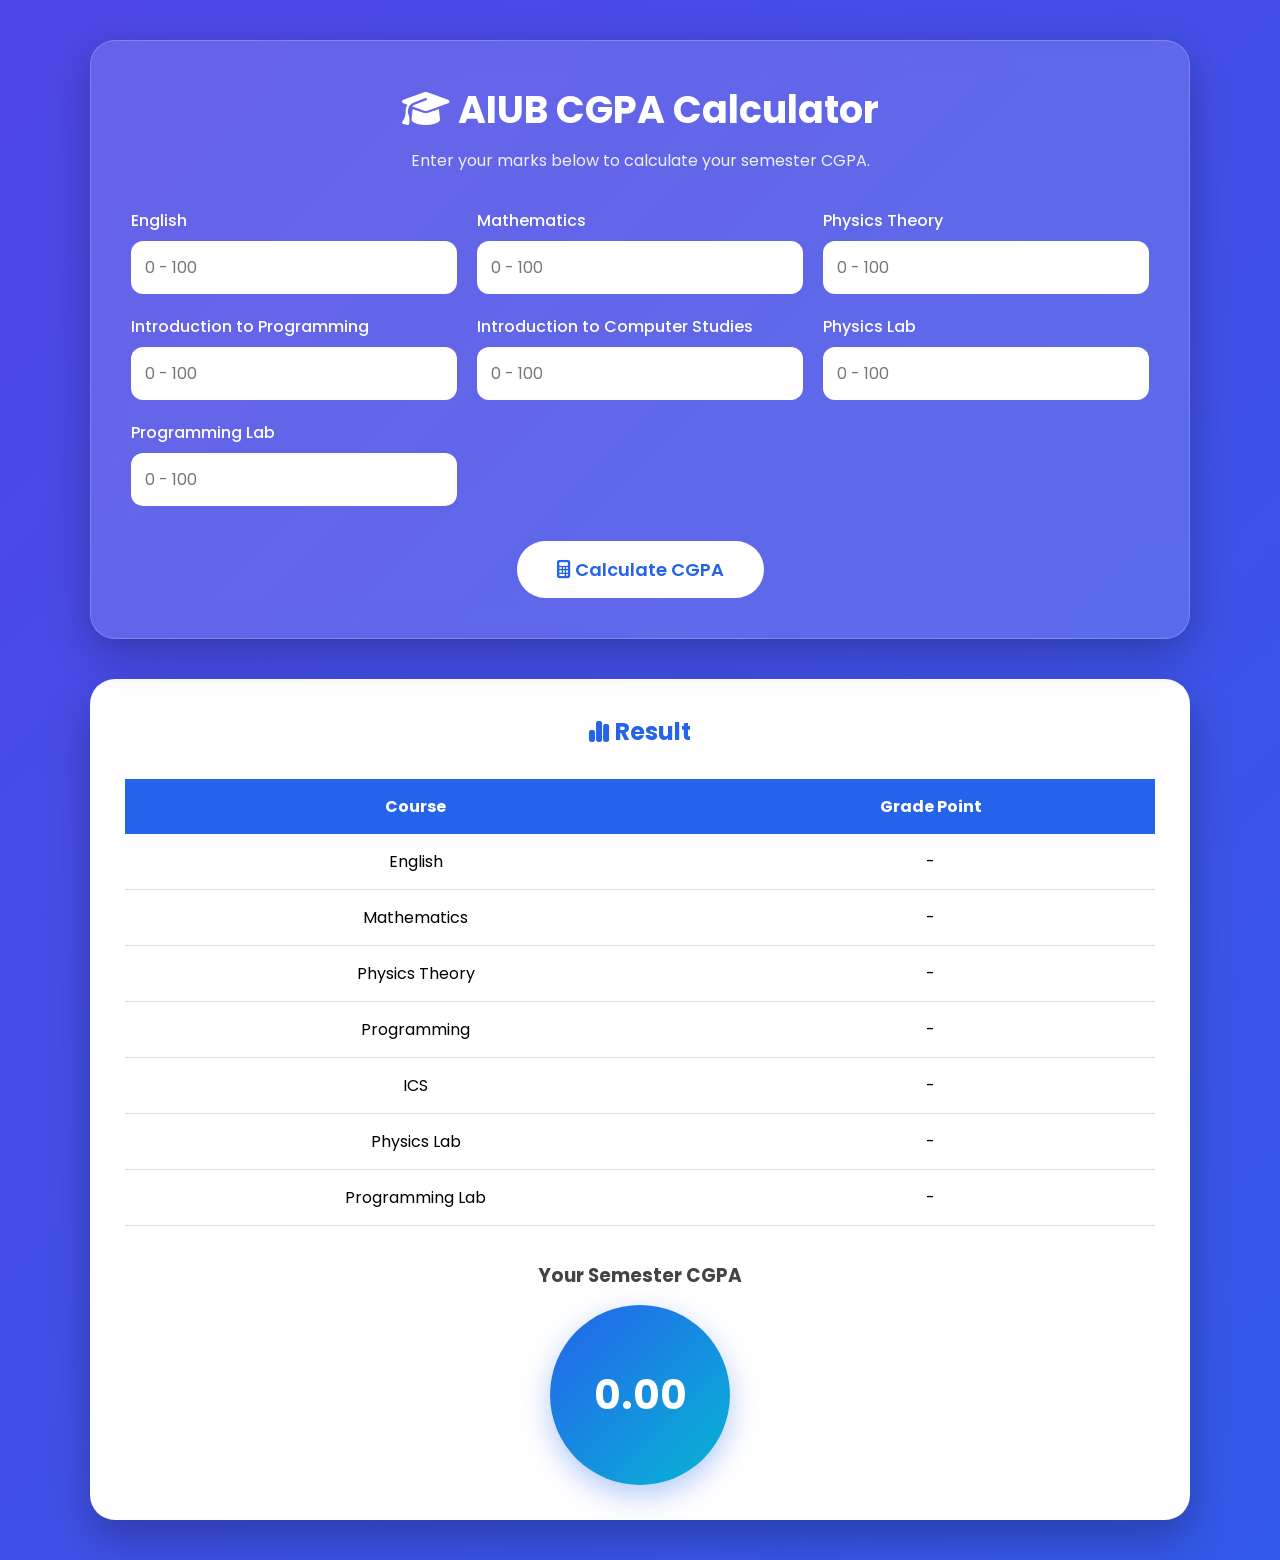
<file: index.html>
<!DOCTYPE html>
<html lang="en">

<head>
    <meta charset="UTF-8">
    <meta name="viewport" content="width=device-width, initial-scale=1.0">
    <title>AIUB CGPA Calculator</title>

    <!-- CSS -->
    <link rel="stylesheet" href="style.css">

    <!-- Google Font -->
    <link rel="preconnect" href="https://fonts.googleapis.com">
    <link rel="preconnect" href="https://fonts.gstatic.com" crossorigin>
    <link href="https://fonts.googleapis.com/css2?family=Poppins:wght@300;400;500;600;700&display=swap" rel="stylesheet">

    <!-- Font Awesome -->
    <link rel="stylesheet"
        href="https://cdnjs.cloudflare.com/ajax/libs/font-awesome/6.7.2/css/all.min.css">
</head>

<body>

    <div class="container">

        <div class="card">

            <h1><i class="fa-solid fa-graduation-cap"></i> AIUB CGPA Calculator</h1>

            <p class="subtitle">
                Enter your marks below to calculate your semester CGPA.
            </p>

            <div class="input-grid">

                <div class="input-box">
                    <label>English</label>
                    <input type="number" id="english" min="0" max="100" placeholder="0 - 100">
                </div>

                <div class="input-box">
                    <label>Mathematics</label>
                    <input type="number" id="math" min="0" max="100" placeholder="0 - 100">
                </div>

                <div class="input-box">
                    <label>Physics Theory</label>
                    <input type="number" id="physicsTheory" min="0" max="100" placeholder="0 - 100">
                </div>

                <div class="input-box">
                    <label>Introduction to Programming</label>
                    <input type="number" id="programming" min="0" max="100" placeholder="0 - 100">
                </div>

                <div class="input-box">
                    <label>Introduction to Computer Studies</label>
                    <input type="number" id="ics" min="0" max="100" placeholder="0 - 100">
                </div>

                <div class="input-box">
                    <label>Physics Lab</label>
                    <input type="number" id="physicsLab" min="0" max="100" placeholder="0 - 100">
                </div>

                <div class="input-box">
                    <label>Programming Lab</label>
                    <input type="number" id="programmingLab" min="0" max="100" placeholder="0 - 100">
                </div>

            </div>

            <div class="button-area">
                <button onclick="calculateCGPA()">
                    <i class="fa-solid fa-calculator"></i>
                    Calculate CGPA
                </button>
            </div>

        </div>

        <!-- Result Card -->

        <div class="result-card">

            <h2>
                <i class="fa-solid fa-chart-simple"></i>
                Result
            </h2>

            <table>

                <tr>
                    <th>Course</th>
                    <th>Grade Point</th>
                </tr>

                <tr>
                    <td>English</td>
                    <td id="gpEnglish">-</td>
                </tr>

                <tr>
                    <td>Mathematics</td>
                    <td id="gpMath">-</td>
                </tr>

                <tr>
                    <td>Physics Theory</td>
                    <td id="gpPhysicsTheory">-</td>
                </tr>

                <tr>
                    <td>Programming</td>
                    <td id="gpProgramming">-</td>
                </tr>

                <tr>
                    <td>ICS</td>
                    <td id="gpICS">-</td>
                </tr>

                <tr>
                    <td>Physics Lab</td>
                    <td id="gpPhysicsLab">-</td>
                </tr>

                <tr>
                    <td>Programming Lab</td>
                    <td id="gpProgrammingLab">-</td>
                </tr>

            </table>

            <div class="cgpa-box">

                <h3>Your Semester CGPA</h3>

                <div id="cgpa">
                    0.00
                </div>

            </div>

        </div>

    </div>
    <!-- <p>Made by chatgpt , promted by Shiam </p> -->

    <script src="script.js"></script>

</body>

</html>
</file>
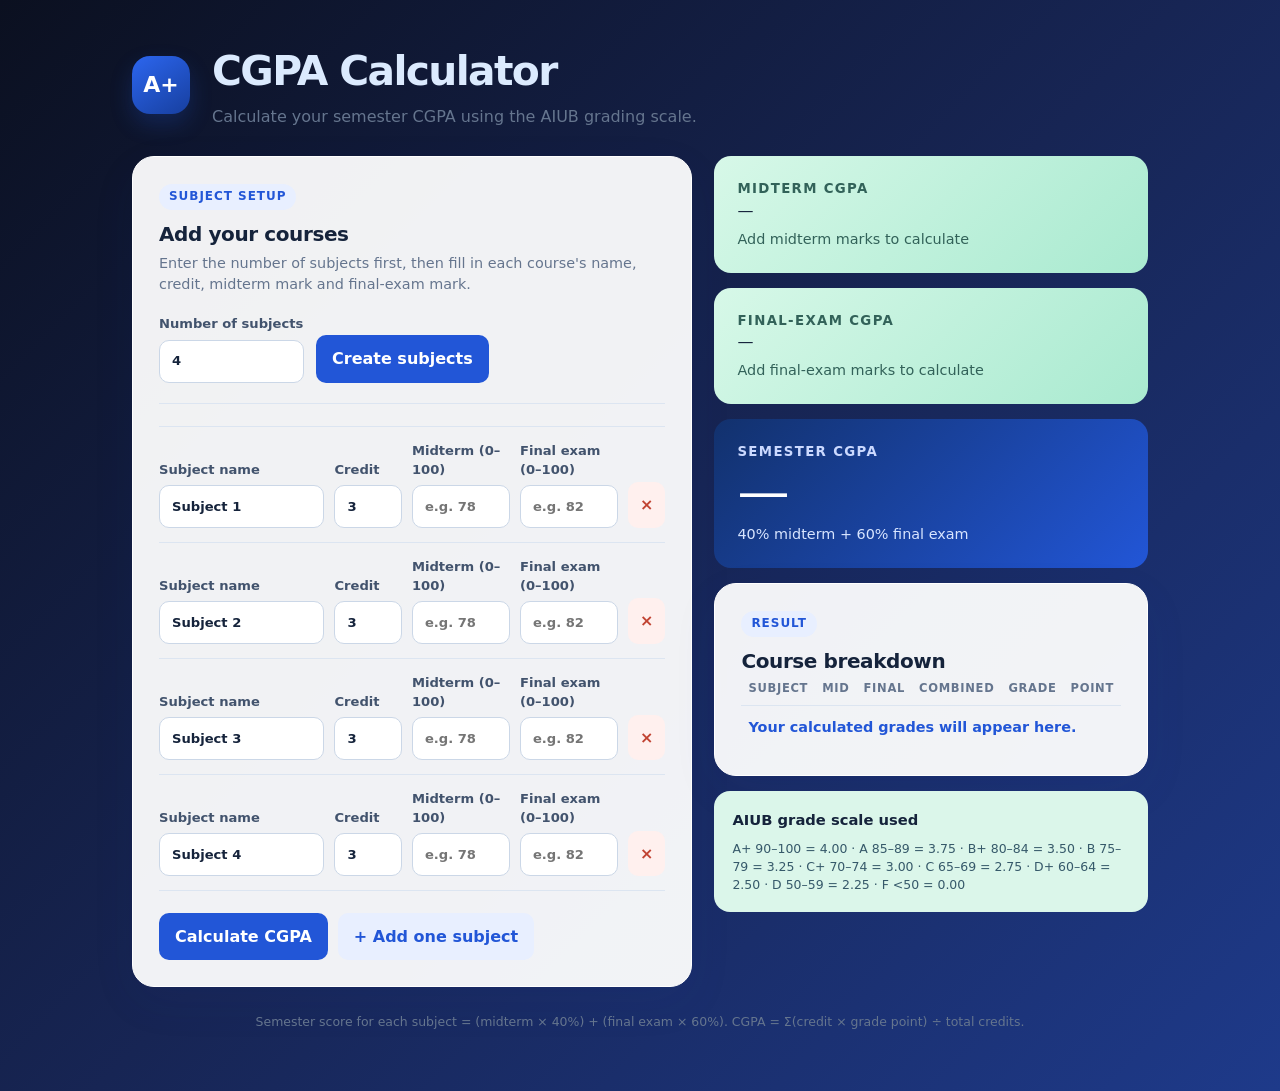
<file: cgpa-calculator.html>
<!doctype html>
<html lang="en">
<head>
  <meta charset="utf-8" />
  <meta name="viewport" content="width=device-width, initial-scale=1" />
  <title>AIUB CGPA Calculator</title>
  <style>
    :root { --ink:#15233b; --muted:#65758e; --paper:#fff; --line:#dce5f1; --blue:#2256d7; --navy:#12316d; --mint:#dbf6ea; --coral:#ff785f; }
    * { box-sizing:border-box; }
    body { margin:0; min-height:100vh; color:var(--ink); font:16px/1.45 Inter, ui-sans-serif, system-ui, -apple-system, Segoe UI, sans-serif; background: linear-gradient(135deg, #0b1020, #172554, #1e3a8a);}
    .shell { max-width:1060px; margin:auto; padding:42px 22px 60px; }
    header { display:flex; gap:22px; align-items:center; margin-bottom:28px; }
    .logo { display:grid; place-items:center; width:58px; height:58px; border-radius:18px; color:#fff; background:linear-gradient(145deg,#2c66ef,#173f9f); font-size:22px; font-weight:800; box-shadow:0 10px 22px #2256d73d; }
    h1 { margin:0; font-size:clamp(1.7rem,4vw,2.55rem ); letter-spacing:-.04em; color:#dbeafe; }
    header p { margin:4px 0 0; color:var(--muted); }
    .grid { display:grid; grid-template-columns:1.55fr .85fr; gap:22px; }
    .card { background:#fffffff0; border:1px solid #ffffff; border-radius:22px; padding:26px; box-shadow:0 15px 45px #173f9f12; }
    .step { display:inline-block; padding:4px 10px; border-radius:99px; background:#e8efff; color:var(--blue); font-size:.75rem; font-weight:800; letter-spacing:.08em; text-transform:uppercase; }
    h2 { margin:10px 0 4px; font-size:1.25rem; letter-spacing:-.02em; }
    .hint { margin:0 0 20px; color:var(--muted); font-size:.9rem; }
    .setup { display:flex; align-items:end; gap:12px; padding-bottom:20px; border-bottom:1px solid var(--line); }
    label { display:block; color:#42536d; font-size:.82rem; font-weight:700; }
    input { width:100%; margin-top:6px; padding:11px 12px; border:1px solid #cbd7e7; border-radius:10px; color:var(--ink); font:inherit; outline:none; background:#fff; }
    input:focus { border-color:var(--blue); box-shadow:0 0 0 3px #2256d71e; }
    .count { max-width:145px; }
    button { border:0; border-radius:10px; padding:12px 16px; color:#fff; background:var(--blue); font:inherit; font-weight:750; cursor:pointer; transition:.16s transform,.16s background; }
    button:hover { background:#1747bc; transform:translateY(-1px); }
    button.ghost { color:var(--blue); background:#e8efff; }
    .subjects { margin-top:22px; }
    .subject { display:grid; grid-template-columns:1.35fr .55fr .8fr .8fr auto; gap:10px; align-items:end; padding:14px 0; border-bottom:1px solid var(--line); }
    .subject:first-child { border-top:1px solid var(--line); }
    .subject button { padding:11px 12px; background:#fff0ee; color:#c14332; }
    .actions { display:flex; flex-wrap:wrap; gap:10px; margin-top:22px; }
    .results { display:flex; flex-direction:column; gap:15px; }
    .cgpa-box { padding:23px; border-radius:17px; color:white; background:linear-gradient(135deg,#12316d,#2256d7); }
    .cgpa-box.mint { color:var(--ink); background:linear-gradient(135deg,#d7f8e8,#a9ead0); }
    .cgpa-box.mint small, .cgpa-box.mint .credits { color:#326259; }
    .cgpa-box small { display:block; color:#cbd9ff; font-weight:700; letter-spacing:.1em; text-transform:uppercase; }
    #totalCgpa { margin:4px 0 0; font-size:3.25rem; line-height:1; letter-spacing:-.075em; }
    .credits { margin:7px 0 0; color:#d8e5ff; font-size:.9rem; }
    .table-wrap { overflow:auto; }
    table { width:100%; border-collapse:collapse; font-size:.88rem; }
    th { padding:0 7px 9px; color:var(--muted); font-size:.72rem; text-align:left; text-transform:uppercase; letter-spacing:.06em; }
    td { padding:11px 7px; border-top:1px solid var(--line); }
    td:last-child { color:var(--blue); font-weight:800; }
    .grade-key { padding:18px; border-radius:16px; background:var(--mint); }
    .grade-key h3 { margin:0 0 9px; font-size:.92rem; }
    .grade-key p { margin:0; font-size:.78rem; color:#36596a; }
    .empty { color:var(--muted); font-size:.9rem; }
    .note { margin:26px 4px 0; color:var(--muted); font-size:.78rem; text-align:center; }
    @media (max-width:780px) { .grid { grid-template-columns:1fr; } .subject { grid-template-columns:1fr 1fr; } .subject label:first-child { grid-column:1/-1; } .subject button { grid-column:2; } }
    @media (max-width:430px) { .shell { padding:24px 14px 40px; } .card { padding:19px; } .setup { align-items:stretch; flex-direction:column; } .count { max-width:none; } .setup button { width:100%; } }
  </style>
</head>
<body>
  <main class="shell">
    <header><div class="logo">A+</div><div><h1>CGPA Calculator</h1><p>Calculate your semester CGPA using the AIUB grading scale.</p></div></header>
    <div class="grid">
      <section class="card">
        <span class="step">Subject setup</span>
        <h2>Add your courses</h2>
        <p class="hint">Enter the number of subjects first, then fill in each course's name, credit, midterm mark and final-exam mark.</p>
        <div class="setup"><label class="count">Number of subjects<input id="subjectCount" type="number" min="1" max="30" value="4" /></label><button type="button" id="makeRows">Create subjects</button></div>
        <div id="subjects" class="subjects"></div>
        <div class="actions"><button type="button" id="calculate">Calculate CGPA</button><button type="button" class="ghost" id="addSubject">+ Add one subject</button></div>
      </section>
      <aside class="results">
        <section class="cgpa-box mint"><small>Midterm CGPA</small><div id="midCgpa">—</div><p class="credits" id="midCredits">Add midterm marks to calculate</p></section>
        <section class="cgpa-box mint"><small>Final-exam CGPA</small><div id="finalCgpa">—</div><p class="credits" id="finalCredits">Add final-exam marks to calculate</p></section>
        <section class="cgpa-box"><small>Semester CGPA</small><div id="totalCgpa">—</div><p class="credits" id="creditTotal">40% midterm + 60% final exam</p></section>
        <section class="card"><span class="step">Result</span><h2>Course breakdown</h2><div class="table-wrap"><table><thead><tr><th>Subject</th><th>Mid</th><th>Final</th><th>Combined</th><th>Grade</th><th>Point</th></tr></thead><tbody id="resultRows"><tr><td colspan="6" class="empty">Your calculated grades will appear here.</td></tr></tbody></table></div></section>
        <section class="grade-key"><h3>AIUB grade scale used</h3><p>A+ 90–100 = 4.00 · A 85–89 = 3.75 · B+ 80–84 = 3.50 · B 75–79 = 3.25 · C+ 70–74 = 3.00 · C 65–69 = 2.75 · D+ 60–64 = 2.50 · D 50–59 = 2.25 · F &lt;50 = 0.00</p></section>
      </aside>
    </div>
    <p class="note">Semester score for each subject = (midterm × 40%) + (final exam × 60%). CGPA = Σ(credit × grade point) ÷ total credits.</p>
  </main>
  <script>
    const subjects = document.querySelector('#subjects');
    const count = document.querySelector('#subjectCount');
    const resultRows = document.querySelector('#resultRows');
    const totalCgpa = document.querySelector('#totalCgpa');
    const creditTotal = document.querySelector('#creditTotal');
    const midCgpa = document.querySelector('#midCgpa');
    const finalCgpa = document.querySelector('#finalCgpa');
    const midCredits = document.querySelector('#midCredits');
    const finalCredits = document.querySelector('#finalCredits');
    const gradeFor = mark => {
      if (mark >= 90) return ['A+', 4.00]; if (mark >= 85) return ['A', 3.75];
      if (mark >= 80) return ['B+', 3.50]; if (mark >= 75) return ['B', 3.25];
      if (mark >= 70) return ['C+', 3.00]; if (mark >= 65) return ['C', 2.75];
      if (mark >= 60) return ['D+', 2.50]; if (mark >= 50) return ['D', 2.25]; return ['F', 0.00];
    };
    function row(n) {
      const item = document.createElement('div'); item.className = 'subject';
      item.innerHTML = `<label>Subject name<input class="name" type="text" value="Subject ${n}" aria-label="Subject ${n} name"></label><label>Credit<input class="credit" type="number" min="0.25" step="0.25" value="3" aria-label="Subject ${n} credit"></label><label>Midterm (0–100)<input class="mid" type="number" min="0" max="100" step="0.01" placeholder="e.g. 78" aria-label="Subject ${n} midterm mark"></label><label>Final exam (0–100)<input class="final" type="number" min="0" max="100" step="0.01" placeholder="e.g. 82" aria-label="Subject ${n} final exam mark"></label><button type="button" title="Remove subject" aria-label="Remove subject">×</button>`;
      item.querySelector('button').onclick = () => { item.remove(); count.value = subjects.children.length; calculate(); };
      subjects.append(item);
    }
    function createRows() { const n = Math.max(1, Math.min(30, Number(count.value) || 1)); count.value = n; subjects.innerHTML = ''; for(let i=1;i<=n;i++) row(i); resetResults(); }
    function resetResults() { totalCgpa.textContent='—'; midCgpa.textContent='—'; finalCgpa.textContent='—'; creditTotal.textContent='40% midterm + 60% final exam'; midCredits.textContent='Add midterm marks to calculate'; finalCredits.textContent='Add final-exam marks to calculate'; resultRows.innerHTML='<tr><td colspan="6" class="empty">Your calculated grades will appear here.</td></tr>'; }
    function calculate() {
      const data = [...subjects.querySelectorAll('.subject')].map((el, i) => ({ name:el.querySelector('.name').value.trim() || `Subject ${i+1}`, credit:Number(el.querySelector('.credit').value), mid:Number(el.querySelector('.mid').value), final:Number(el.querySelector('.final').value), hasMid:el.querySelector('.mid').value !== '', hasFinal:el.querySelector('.final').value !== '' }));
      const isValid = (x, exam) => x.credit > 0 && x[exam] >= 0 && x[exam] <= 100;
      const midData = data.filter(x => x.hasMid && isValid(x, 'mid'));
      const finalData = data.filter(x => x.hasFinal && isValid(x, 'final'));
      const complete = data.filter(x => x.hasMid && x.hasFinal && isValid(x, 'mid') && isValid(x, 'final'));
      const cgpa = (items, score) => { if (!items.length) return null; const c=items.reduce((s,x)=>s+x.credit,0); return [items.reduce((s,x)=>s+x.credit*gradeFor(score(x))[1],0)/c,c]; };
      const midResult=cgpa(midData,x=>x.mid), finalResult=cgpa(finalData,x=>x.final), semesterResult=cgpa(complete,x=>x.mid*.4+x.final*.6);
      if (!midResult && !finalResult && !semesterResult) { resetResults(); return; }
      midCgpa.textContent=midResult ? midResult[0].toFixed(2) : '—'; midCredits.textContent=midResult ? `Based on ${midResult[1]} midterm credits` : 'Add midterm marks to calculate';
      finalCgpa.textContent=finalResult ? finalResult[0].toFixed(2) : '—'; finalCredits.textContent=finalResult ? `Based on ${finalResult[1]} final-exam credits` : 'Add final-exam marks to calculate';
      totalCgpa.textContent=semesterResult ? semesterResult[0].toFixed(2) : '—'; creditTotal.textContent=semesterResult ? `Based on ${semesterResult[1]} completed credits` : 'Enter both scores for semester CGPA';
      resultRows.innerHTML=complete.length ? complete.map(x=>{ const score=x.mid*.4+x.final*.6; const [letter,point]=gradeFor(score); return `<tr><td>${escapeHtml(x.name)}</td><td>${x.mid}</td><td>${x.final}</td><td>${score.toFixed(2)}</td><td>${letter}</td><td>${point.toFixed(2)}</td></tr>`; }).join('') : '<tr><td colspan="6" class="empty">Enter both midterm and final marks to see semester results.</td></tr>';
    }
    function escapeHtml(s) { const e=document.createElement('span'); e.textContent=s; return e.innerHTML; }
    document.querySelector('#makeRows').onclick=createRows; document.querySelector('#addSubject').onclick=()=>{ row(subjects.children.length+1); count.value=subjects.children.length; };
    document.querySelector('#calculate').onclick=calculate;
    subjects.addEventListener('keydown', e=>{ if(e.key==='Enter') calculate(); });
    createRows();
  </script>
</body>
</html>
</file>
<file: style.css>
/* ===========================
   AIUB CGPA Calculator
   Modern Glassmorphism UI
=========================== */

*{
    margin:0;
    padding:0;
    box-sizing:border-box;
    font-family:'Poppins',sans-serif;
}

body{
    min-height:100vh;
    display:flex;
    justify-content:center;
    align-items:center;
    padding:40px;
    background:linear-gradient(135deg,#4f46e5,#2563eb,#06b6d4);
    background-size:300% 300%;
    animation:bgMove 12s ease infinite;
}

@keyframes bgMove{

    0%{
        background-position:left;
    }

    50%{
        background-position:right;
    }

    100%{
        background-position:left;
    }

}

.container{

    width:100%;
    max-width:1100px;

}

.card{

    background:rgba(255,255,255,.15);
    backdrop-filter:blur(15px);
    -webkit-backdrop-filter:blur(15px);

    border:1px solid rgba(255,255,255,.2);

    border-radius:25px;

    padding:40px;

    color:white;

    box-shadow:0 15px 40px rgba(0,0,0,.25);

}

.card h1{

    text-align:center;
    font-size:38px;
    margin-bottom:10px;

}

.subtitle{

    text-align:center;
    opacity:.9;
    margin-bottom:35px;

}

.input-grid{

    display:grid;

    grid-template-columns:repeat(auto-fit,minmax(250px,1fr));

    gap:20px;

}

.input-box{

    display:flex;
    flex-direction:column;

}

.input-box label{

    margin-bottom:8px;
    font-weight:500;

}

.input-box input{

    padding:14px;

    border:none;

    border-radius:12px;

    font-size:16px;

    outline:none;

    background:white;

    transition:.3s;

}

.input-box input:focus{

    transform:scale(1.03);

    box-shadow:0 0 15px rgba(255,255,255,.5);

}

.button-area{

    margin-top:35px;

    text-align:center;

}

button{

    background:white;

    color:#2563eb;

    border:none;

    padding:15px 40px;

    font-size:18px;

    font-weight:600;

    border-radius:50px;

    cursor:pointer;

    transition:.3s;

}

button:hover{

    transform:translateY(-4px);

    box-shadow:0 10px 25px rgba(0,0,0,.3);

}

.result-card{

    margin-top:40px;

    background:white;

    border-radius:25px;

    padding:35px;

    box-shadow:0 20px 40px rgba(0,0,0,.25);

}

.result-card h2{

    text-align:center;

    color:#2563eb;

    margin-bottom:30px;

}

table{

    width:100%;

    border-collapse:collapse;

}

table th{

    background:#2563eb;

    color:white;

    padding:15px;

}

table td{

    padding:15px;

    text-align:center;

    border-bottom:1px solid #ddd;

}

table tr:hover{

    background:#f5f7ff;

}

.cgpa-box{

    margin-top:35px;

    text-align:center;

}

.cgpa-box h3{

    color:#444;

    margin-bottom:15px;

}

#cgpa{

    width:180px;
    height:180px;

    margin:auto;

    border-radius:50%;

    background:linear-gradient(135deg,#2563eb,#06b6d4);

    display:flex;

    justify-content:center;

    align-items:center;

    color:white;

    font-size:40px;

    font-weight:bold;

    box-shadow:0 10px 30px rgba(37,99,235,.35);

}

@media(max-width:768px){

.card{

padding:25px;

}

.card h1{

font-size:28px;

}

button{

width:100%;

}

.result-card{

padding:20px;

}

#cgpa{

width:140px;
height:140px;

font-size:32px;

}

}
</file>
